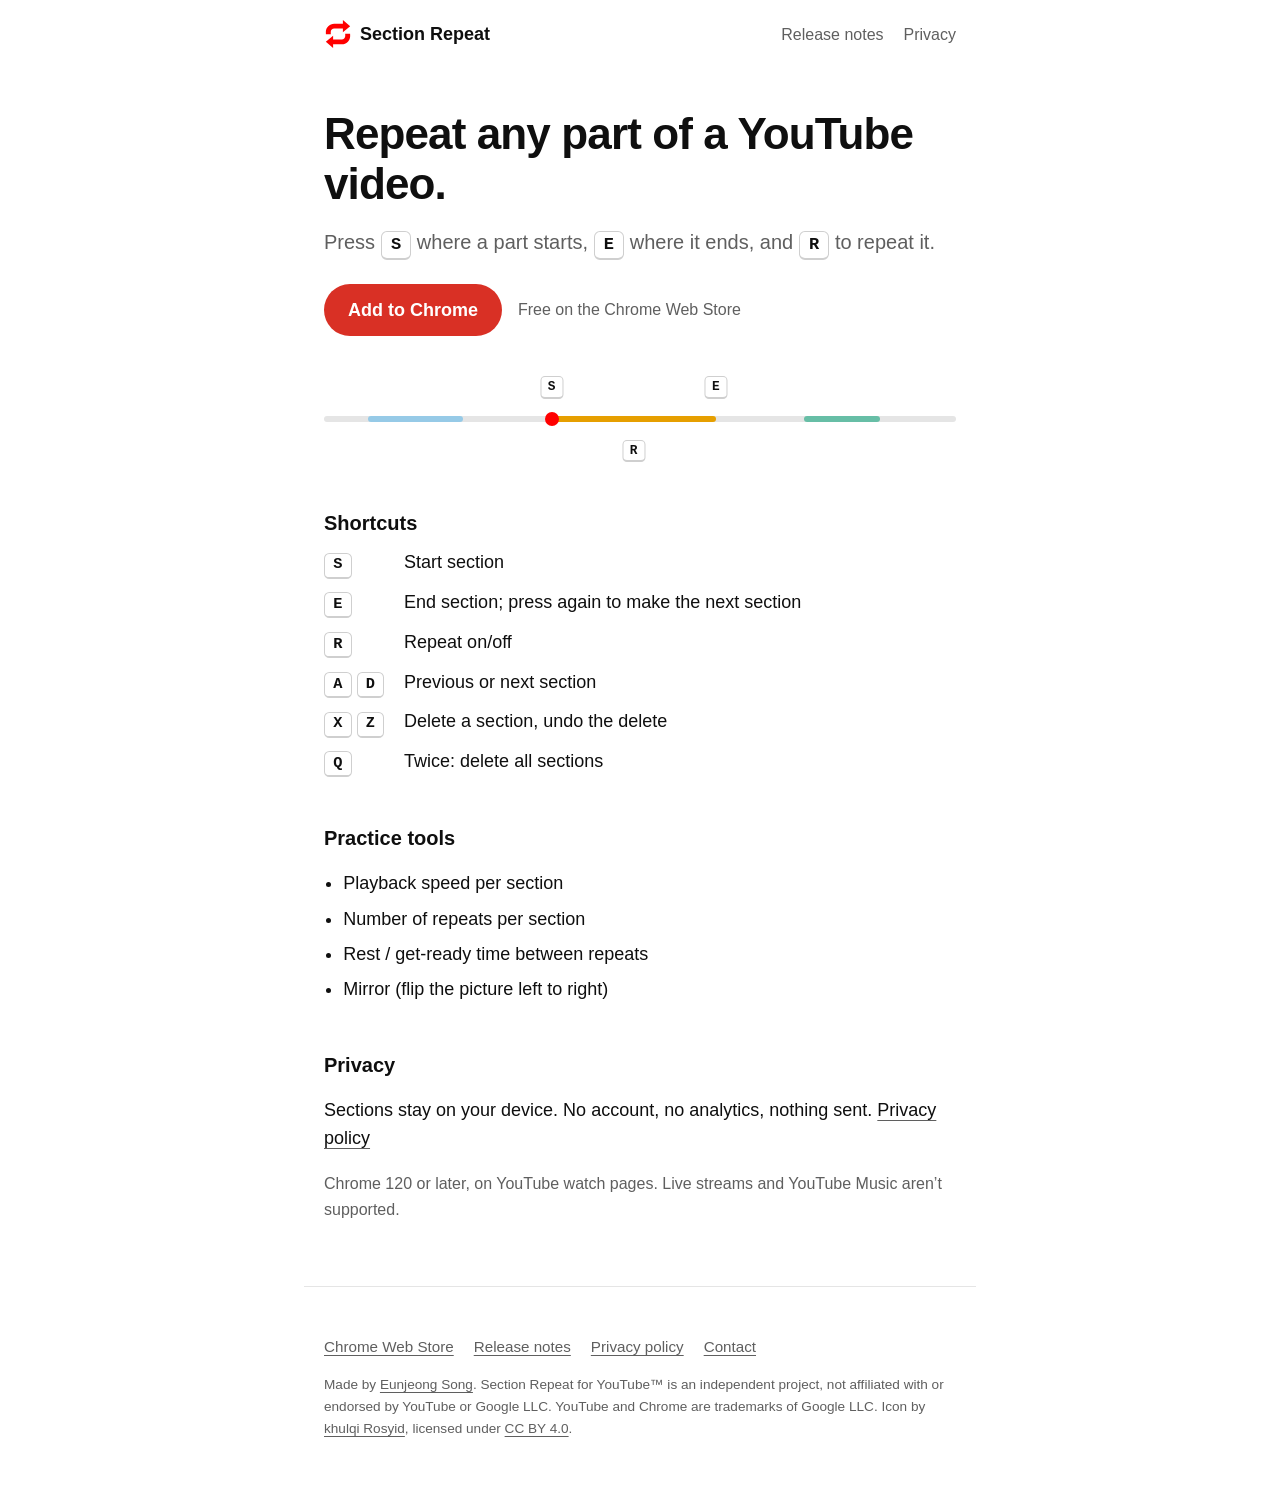
<file: index.html>
<!doctype html>
<html lang="en">
<head>
<meta charset="utf-8">
<meta name="viewport" content="width=device-width, initial-scale=1">
<title>Section Repeat for YouTube™ – A-B repeat from your keyboard</title>
<meta name="description" content="Repeat any part of a YouTube video: press S where it starts, E where it ends and R to repeat. A free Chrome extension for practice.">
<link rel="canonical" href="https://sectionrepeat.com/">
<meta property="og:type" content="website">
<meta property="og:site_name" content="Section Repeat for YouTube™">
<meta property="og:title" content="Section Repeat for YouTube™ – A-B repeat from your keyboard">
<meta property="og:description" content="Repeat any part of a YouTube video: press S where it starts, E where it ends and R to repeat. A free Chrome extension for practice.">
<meta property="og:url" content="https://sectionrepeat.com/">
<meta property="og:image" content="https://sectionrepeat.com/assets/og-image.png">
<meta property="og:image:width" content="1200">
<meta property="og:image:height" content="630">
<meta property="og:image:alt" content="Section Repeat">
<meta name="twitter:card" content="summary_large_image">
<meta name="theme-color" content="#ffffff" media="(prefers-color-scheme: light)">
<meta name="theme-color" content="#0f0f0f" media="(prefers-color-scheme: dark)">
<link rel="icon" href="/favicon.ico" sizes="32x32">
<link rel="icon" href="/favicon.svg" type="image/svg+xml">
<link rel="apple-touch-icon" href="/apple-touch-icon.png">
<link rel="manifest" href="/site.webmanifest">
<link rel="stylesheet" href="/assets/site.css">
<script type="application/ld+json">{"@context":"https://schema.org","@type":"SoftwareApplication","name":"Section Repeat for YouTube","description":"Loop any part of a YouTube video with A-B repeat. Set each section's speed, repeats and rest to practice languages, dance or music.","applicationCategory":"BrowserApplication","operatingSystem":"Chrome","inLanguage":"en","url":"https://sectionrepeat.com/","offers":{"@type":"Offer","price":"0","priceCurrency":"USD"}}</script>
</head>
<body>
<a class="skip" href="#content">Skip to content</a>
<header class="wrap site-header">
  <a class="brand" href="/" aria-current="page"><img src="/favicon.svg" alt="" width="28" height="28">Section Repeat</a>
  <nav aria-label="Site">
    <a href="/release-notes/">Release notes</a>
    <a href="/privacy/">Privacy</a>
  </nav>
</header>
<main id="content" class="wrap">
<h1>Repeat any part of a YouTube video.</h1>
<p class="lead">Press <kbd>S</kbd> where a part starts, <kbd>E</kbd> where it ends, and <kbd>R</kbd> to repeat it.</p>
<p class="get"><a class="button" href="https://chromewebstore.google.com/detail/section-repeat-for-youtub/pppgnfkfeciopablcbkjdohiknebahkc">Add to Chrome</a><span class="get-note">Free on the Chrome Web Store</span></p>
<div class="demo" aria-hidden="true">
  <div class="bar">
    <span class="sec" style="--from: 7%; --to: 22%; --c: var(--c2)"></span>
    <span class="sec is-active" style="--from: 36%; --to: 62%; --c: var(--c1)"><span class="head"></span></span>
    <span class="sec" style="--from: 76%; --to: 88%; --c: var(--c3)"></span>
  </div>
  <kbd class="cue above" style="--at: 36%">S</kbd>
  <kbd class="cue above" style="--at: 62%">E</kbd>
  <kbd class="cue below" style="--at: 49%">R</kbd>
</div>

<h2>Shortcuts</h2>
<dl class="keys">
  <dt><kbd>S</kbd></dt><dd>Start section</dd>
  <dt><kbd>E</kbd></dt><dd>End section; press again to make the next section</dd>
  <dt><kbd>R</kbd></dt><dd>Repeat on/off</dd>
  <dt><kbd>A</kbd> <kbd>D</kbd></dt><dd>Previous or next section</dd>
  <dt><kbd>X</kbd> <kbd>Z</kbd></dt><dd>Delete a section, undo the delete</dd>
  <dt><kbd>Q</kbd></dt><dd>Twice: delete all sections</dd>
</dl>

<h2>Practice tools</h2>
<ul class="facts">
  <li>Playback speed per section</li>
  <li>Number of repeats per section</li>
  <li>Rest / get-ready time between repeats</li>
  <li>Mirror (flip the picture left to right)</li>
</ul>

<h2>Privacy</h2>
<p>Sections stay on your device. No account, no analytics, nothing sent. <a href="/privacy/">Privacy policy</a></p>
<p class="note">Chrome 120 or later, on YouTube watch pages. Live streams and YouTube Music aren’t supported.</p>
</main>
<footer class="wrap site-footer">
  <p class="links">
    <a href="https://chromewebstore.google.com/detail/section-repeat-for-youtub/pppgnfkfeciopablcbkjdohiknebahkc">Chrome Web Store</a>
    <a href="/release-notes/">Release notes</a>
    <a href="/privacy/">Privacy policy</a>
    <a href="https://tally.so/r/mDLBkj">Contact</a>
  </p>
  <p class="fine">Made by <a href="https://songej.com">Eunjeong Song</a>. Section Repeat for YouTube&trade; is an independent project, not affiliated with or endorsed by YouTube or Google LLC. YouTube and Chrome are trademarks of Google LLC. Icon by <a href="https://www.iconfinder.com/iconfinder/khulqi-rosyid">khulqi Rosyid</a>, licensed under <a href="https://creativecommons.org/licenses/by/4.0/">CC BY 4.0</a>.</p>
</footer>
</body>
</html>
</file>
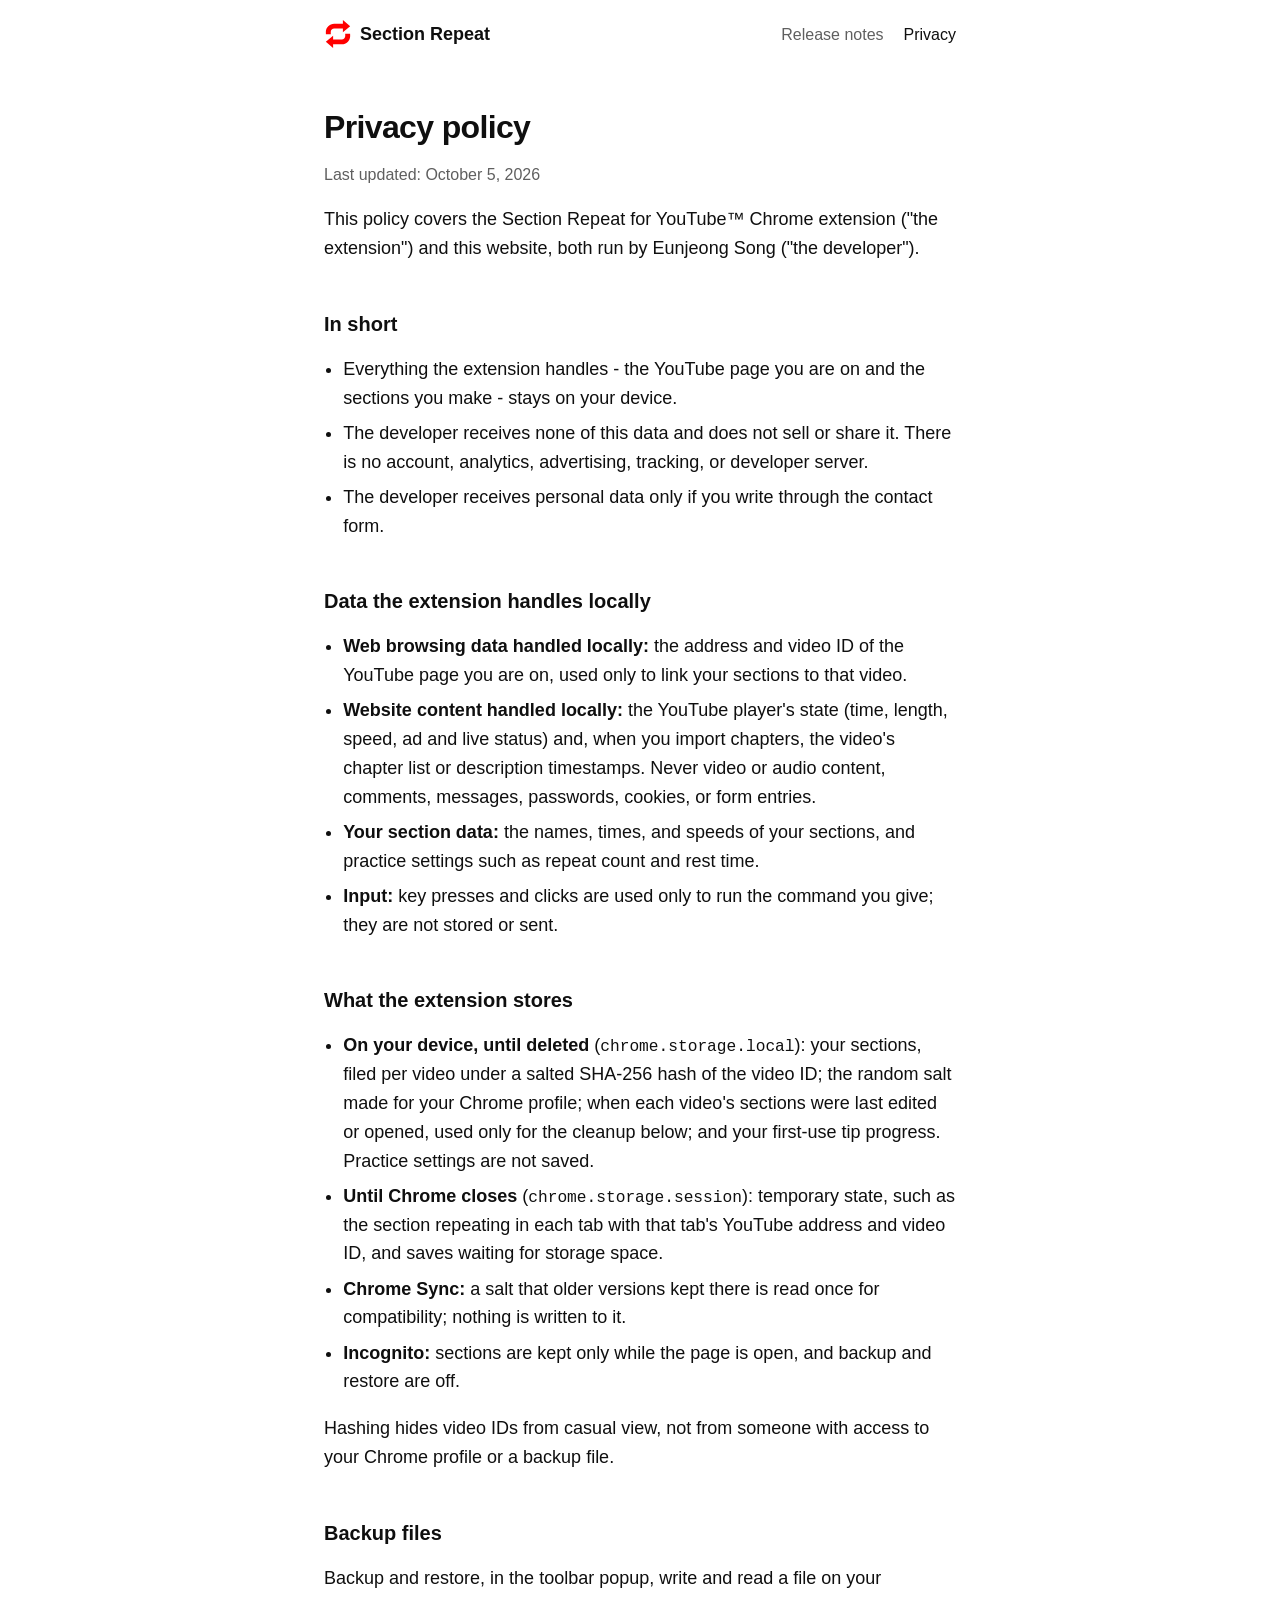
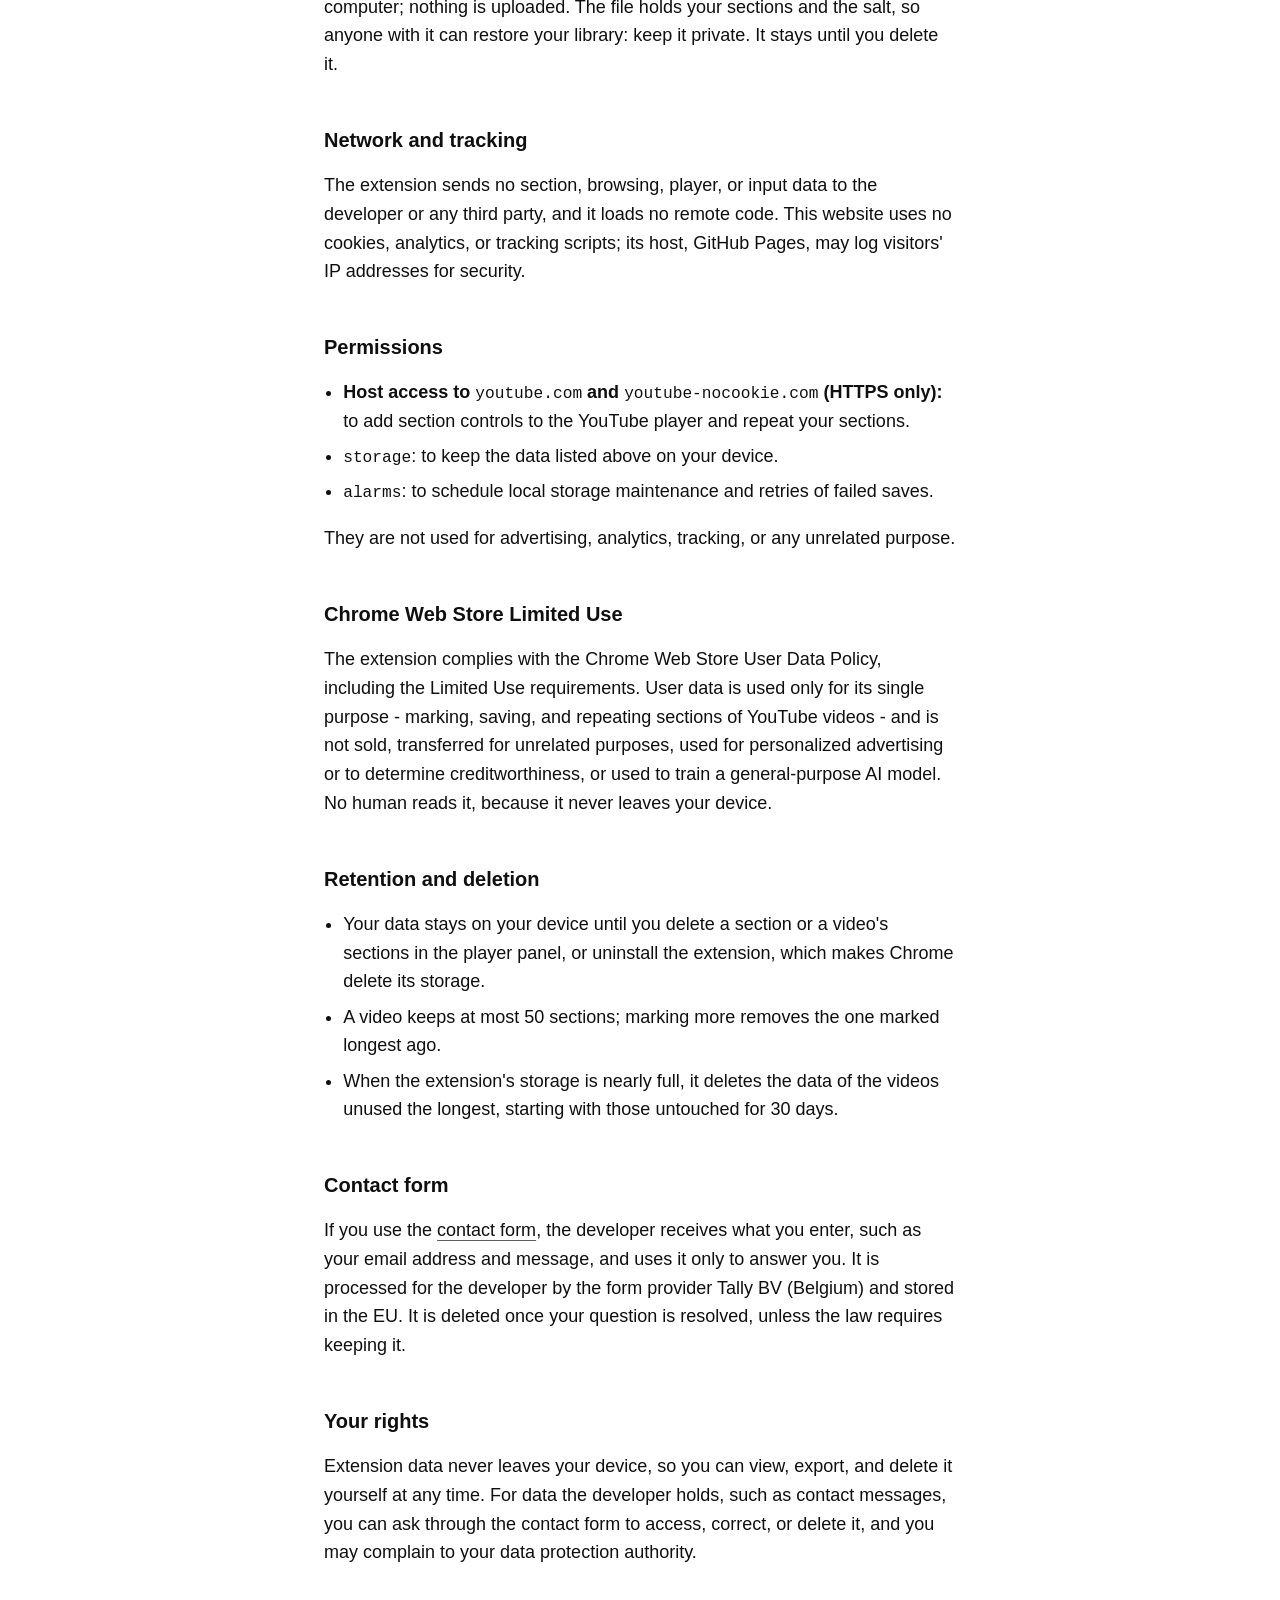
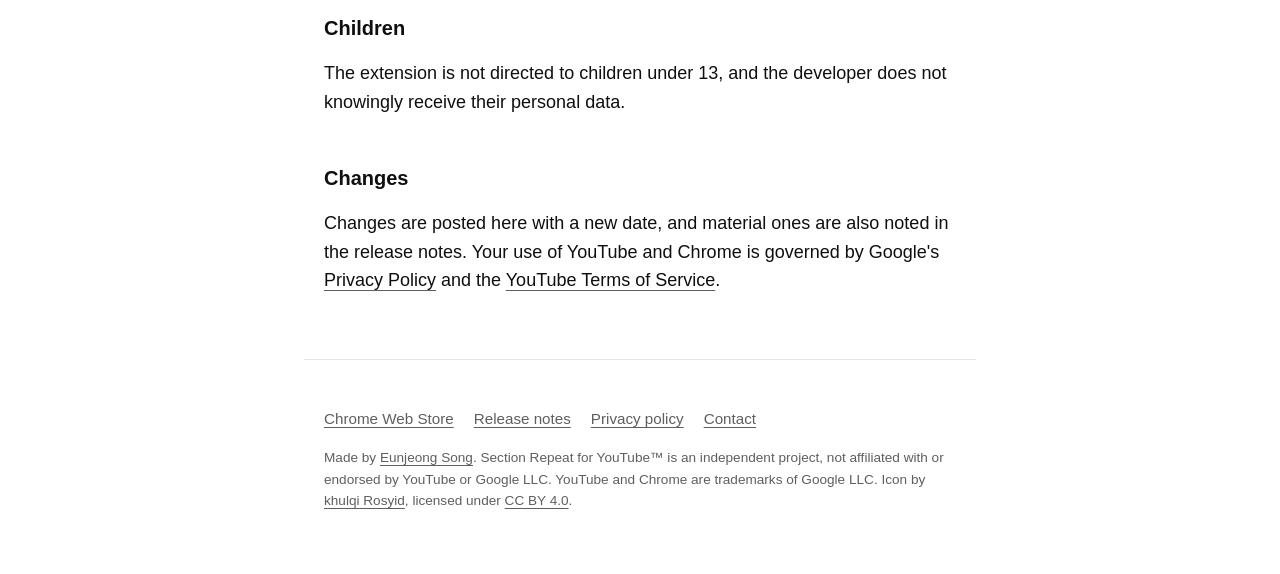
<file: privacy/index.html>
<!doctype html>
<html lang="en">
<head>
<meta charset="utf-8">
<meta name="viewport" content="width=device-width, initial-scale=1">
<title>Privacy policy – Section Repeat for YouTube</title>
<meta name="description" content="How Section Repeat for YouTube handles your data: everything stays in your browser.">
<link rel="canonical" href="https://sectionrepeat.com/privacy/">
<meta property="og:type" content="website">
<meta property="og:site_name" content="Section Repeat for YouTube™">
<meta property="og:title" content="Privacy policy – Section Repeat for YouTube">
<meta property="og:description" content="How Section Repeat for YouTube handles your data: everything stays in your browser.">
<meta property="og:url" content="https://sectionrepeat.com/privacy/">
<meta property="og:image" content="https://sectionrepeat.com/assets/og-image.png">
<meta property="og:image:width" content="1200">
<meta property="og:image:height" content="630">
<meta property="og:image:alt" content="Section Repeat">
<meta name="twitter:card" content="summary_large_image">
<meta name="theme-color" content="#ffffff" media="(prefers-color-scheme: light)">
<meta name="theme-color" content="#0f0f0f" media="(prefers-color-scheme: dark)">
<link rel="icon" href="/favicon.ico" sizes="32x32">
<link rel="icon" href="/favicon.svg" type="image/svg+xml">
<link rel="apple-touch-icon" href="/apple-touch-icon.png">
<link rel="manifest" href="/site.webmanifest">
<link rel="stylesheet" href="/assets/site.css">
</head>
<body>
<a class="skip" href="#content">Skip to content</a>
<header class="wrap site-header">
  <a class="brand" href="/"><img src="/favicon.svg" alt="" width="28" height="28">Section Repeat</a>
  <nav aria-label="Site">
    <a href="/release-notes/">Release notes</a>
    <a href="/privacy/" aria-current="page">Privacy</a>
  </nav>
</header>
<main id="content" class="wrap prose">
<h1>Privacy policy</h1>
<p class="meta">Last updated: October 5, 2026</p>
<p>This policy covers the Section Repeat for YouTube™ Chrome extension (&quot;the extension&quot;) and this website, both run by Eunjeong Song (&quot;the developer&quot;).</p>
<h2>In short</h2>
<ul>
  <li>Everything the extension handles - the YouTube page you are on and the sections you make - stays on your device.</li>
  <li>The developer receives none of this data and does not sell or share it. There is no account, analytics, advertising, tracking, or developer server.</li>
  <li>The developer receives personal data only if you write through the contact form.</li>
</ul>
<h2>Data the extension handles locally</h2>
<ul>
  <li><strong>Web browsing data handled locally:</strong> the address and video ID of the YouTube page you are on, used only to link your sections to that video.</li>
  <li><strong>Website content handled locally:</strong> the YouTube player's state (time, length, speed, ad and live status) and, when you import chapters, the video's chapter list or description timestamps. Never video or audio content, comments, messages, passwords, cookies, or form entries.</li>
  <li><strong>Your section data:</strong> the names, times, and speeds of your sections, and practice settings such as repeat count and rest time.</li>
  <li><strong>Input:</strong> key presses and clicks are used only to run the command you give; they are not stored or sent.</li>
</ul>
<h2>What the extension stores</h2>
<ul>
  <li><strong>On your device, until deleted</strong> (<code>chrome.storage.local</code>): your sections, filed per video under a salted SHA-256 hash of the video ID; the random salt made for your Chrome profile; when each video's sections were last edited or opened, used only for the cleanup below; and your first-use tip progress. Practice settings are not saved.</li>
  <li><strong>Until Chrome closes</strong> (<code>chrome.storage.session</code>): temporary state, such as the section repeating in each tab with that tab's YouTube address and video ID, and saves waiting for storage space.</li>
  <li><strong>Chrome Sync:</strong> a salt that older versions kept there is read once for compatibility; nothing is written to it.</li>
  <li><strong>Incognito:</strong> sections are kept only while the page is open, and backup and restore are off.</li>
</ul>
<p>Hashing hides video IDs from casual view, not from someone with access to your Chrome profile or a backup file.</p>
<h2>Backup files</h2>
<p>Backup and restore, in the toolbar popup, write and read a file on your computer; nothing is uploaded. The file holds your sections and the salt, so anyone with it can restore your library: keep it private. It stays until you delete it.</p>
<h2>Network and tracking</h2>
<p>The extension sends no section, browsing, player, or input data to the developer or any third party, and it loads no remote code. This website uses no cookies, analytics, or tracking scripts; its host, GitHub Pages, may log visitors' IP addresses for security.</p>
<h2>Permissions</h2>
<ul>
  <li><strong>Host access to <code>youtube.com</code> and <code>youtube-nocookie.com</code> (HTTPS only):</strong> to add section controls to the YouTube player and repeat your sections.</li>
  <li><code>storage</code>: to keep the data listed above on your device.</li>
  <li><code>alarms</code>: to schedule local storage maintenance and retries of failed saves.</li>
</ul>
<p>They are not used for advertising, analytics, tracking, or any unrelated purpose.</p>
<h2>Chrome Web Store Limited Use</h2>
<p>The extension complies with the Chrome Web Store User Data Policy, including the Limited Use requirements. User data is used only for its single purpose - marking, saving, and repeating sections of YouTube videos - and is not sold, transferred for unrelated purposes, used for personalized advertising or to determine creditworthiness, or used to train a general-purpose AI model. No human reads it, because it never leaves your device.</p>
<h2>Retention and deletion</h2>
<ul>
  <li>Your data stays on your device until you delete a section or a video's sections in the player panel, or uninstall the extension, which makes Chrome delete its storage.</li>
  <li>A video keeps at most 50 sections; marking more removes the one marked longest ago.</li>
  <li>When the extension's storage is nearly full, it deletes the data of the videos unused the longest, starting with those untouched for 30 days.</li>
</ul>
<h2>Contact form</h2>
<p>If you use the <a href="https://tally.so/r/mDLBkj" rel="noopener">contact form</a>, the developer receives what you enter, such as your email address and message, and uses it only to answer you. It is processed for the developer by the form provider Tally BV (Belgium) and stored in the EU. It is deleted once your question is resolved, unless the law requires keeping it.</p>
<h2>Your rights</h2>
<p>Extension data never leaves your device, so you can view, export, and delete it yourself at any time. For data the developer holds, such as contact messages, you can ask through the contact form to access, correct, or delete it, and you may complain to your data protection authority.</p>
<h2>Children</h2>
<p>The extension is not directed to children under 13, and the developer does not knowingly receive their personal data.</p>
<h2>Changes</h2>
<p>Changes are posted here with a new date, and material ones are also noted in the release notes. Your use of YouTube and Chrome is governed by Google's <a href="https://policies.google.com/privacy" rel="noopener">Privacy Policy</a> and the <a href="https://www.youtube.com/t/terms" rel="noopener">YouTube Terms of Service</a>.</p>
</main>
<footer class="wrap site-footer">
  <p class="links">
    <a href="https://chromewebstore.google.com/detail/section-repeat-for-youtub/pppgnfkfeciopablcbkjdohiknebahkc">Chrome Web Store</a>
    <a href="/release-notes/">Release notes</a>
    <a href="/privacy/">Privacy policy</a>
    <a href="https://tally.so/r/mDLBkj">Contact</a>
  </p>
  <p class="fine">Made by <a href="https://songej.com">Eunjeong Song</a>. Section Repeat for YouTube&trade; is an independent project, not affiliated with or endorsed by YouTube or Google LLC. YouTube and Chrome are trademarks of Google LLC. Icon by <a href="https://www.iconfinder.com/iconfinder/khulqi-rosyid">khulqi Rosyid</a>, licensed under <a href="https://creativecommons.org/licenses/by/4.0/">CC BY 4.0</a>.</p>
</footer>
</body>
</html>
</file>
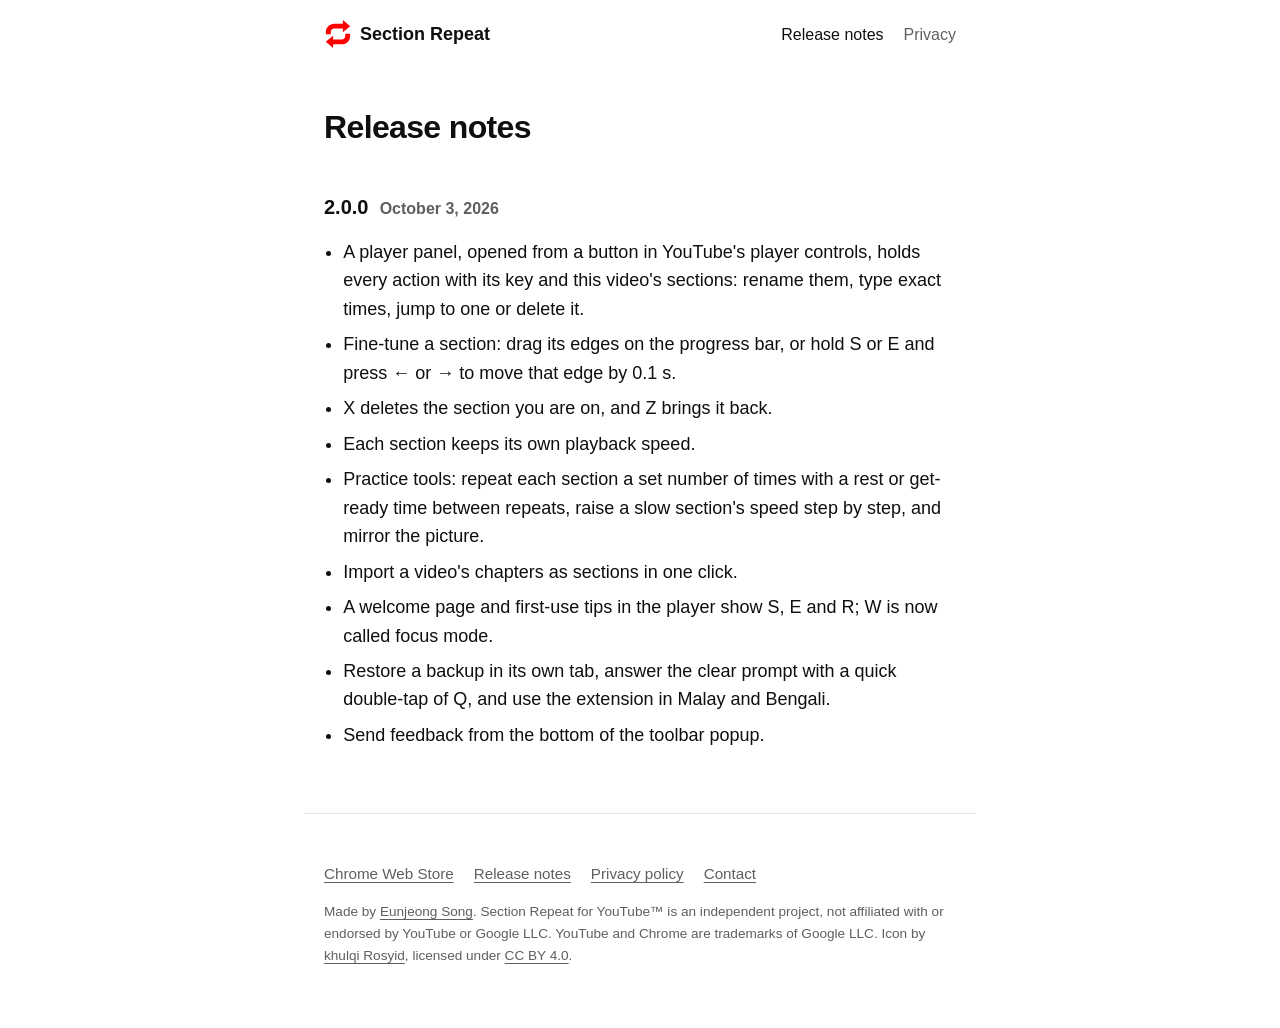
<file: release-notes/index.html>
<!doctype html>
<html lang="en">
<head>
<meta charset="utf-8">
<meta name="viewport" content="width=device-width, initial-scale=1">
<title>Release notes - Section Repeat for YouTube</title>
<meta name="description" content="User-facing release notes for Section Repeat for YouTube.">
<link rel="canonical" href="https://sectionrepeat.com/release-notes/">
<meta property="og:type" content="website">
<meta property="og:site_name" content="Section Repeat for YouTube™">
<meta property="og:title" content="Release notes - Section Repeat for YouTube">
<meta property="og:description" content="User-facing release notes for Section Repeat for YouTube.">
<meta property="og:url" content="https://sectionrepeat.com/release-notes/">
<meta property="og:image" content="https://sectionrepeat.com/assets/og-image.png">
<meta property="og:image:width" content="1200">
<meta property="og:image:height" content="630">
<meta property="og:image:alt" content="Section Repeat">
<meta name="twitter:card" content="summary_large_image">
<meta name="theme-color" content="#ffffff" media="(prefers-color-scheme: light)">
<meta name="theme-color" content="#0f0f0f" media="(prefers-color-scheme: dark)">
<link rel="icon" href="/favicon.ico" sizes="32x32">
<link rel="icon" href="/favicon.svg" type="image/svg+xml">
<link rel="apple-touch-icon" href="/apple-touch-icon.png">
<link rel="manifest" href="/site.webmanifest">
<link rel="stylesheet" href="/assets/site.css">
</head>
<body>
<a class="skip" href="#content">Skip to content</a>
<header class="wrap site-header">
  <a class="brand" href="/"><img src="/favicon.svg" alt="" width="28" height="28">Section Repeat</a>
  <nav aria-label="Site">
    <a href="/release-notes/" aria-current="page">Release notes</a>
    <a href="/privacy/">Privacy</a>
  </nav>
</header>
<main id="content" class="wrap prose release">
<h1>Release notes</h1>

<h2 id="v2-0-0"><span>2.0.0</span> <time class="release-date" datetime="2026-10-03">October 3, 2026</time></h2>
<ul>
  <li>A player panel, opened from a button in YouTube's player controls, holds every action with its key and this video's sections: rename them, type exact times, jump to one or delete it.</li>
  <li>Fine-tune a section: drag its edges on the progress bar, or hold S or E and press ← or → to move that edge by 0.1 s.</li>
  <li>X deletes the section you are on, and Z brings it back.</li>
  <li>Each section keeps its own playback speed.</li>
  <li>Practice tools: repeat each section a set number of times with a rest or get-ready time between repeats, raise a slow section's speed step by step, and mirror the picture.</li>
  <li>Import a video's chapters as sections in one click.</li>
  <li>A welcome page and first-use tips in the player show S, E and R; W is now called focus mode.</li>
  <li>Restore a backup in its own tab, answer the clear prompt with a quick double-tap of Q, and use the extension in Malay and Bengali.</li>
  <li>Send feedback from the bottom of the toolbar popup.</li>
</ul>
</main>
<footer class="wrap site-footer">
  <p class="links">
    <a href="https://chromewebstore.google.com/detail/section-repeat-for-youtub/pppgnfkfeciopablcbkjdohiknebahkc">Chrome Web Store</a>
    <a href="/release-notes/">Release notes</a>
    <a href="/privacy/">Privacy policy</a>
    <a href="https://tally.so/r/mDLBkj">Contact</a>
  </p>
  <p class="fine">Made by <a href="https://songej.com">Eunjeong Song</a>. Section Repeat for YouTube&trade; is an independent project, not affiliated with or endorsed by YouTube or Google LLC. YouTube and Chrome are trademarks of Google LLC. Icon by <a href="https://www.iconfinder.com/iconfinder/khulqi-rosyid">khulqi Rosyid</a>, licensed under <a href="https://creativecommons.org/licenses/by/4.0/">CC BY 4.0</a>.</p>
</footer>
</body>
</html>
</file>
<file: assets/site.css>
/* sectionrepeat.com - one stylesheet, system fonts, no scripts. */
:root {
  color-scheme: light dark;
  --paper: #ffffff;
  --ink: #0f0f0f;
  --muted: #5f5f5f;
  --rule: #e5e5e5;
  --track: #e5e5e5;
  --red: #ff0000;
  /* The UI red the extension's own pages use (brand/README.md). */
  --button: #d93025;
  --button-hover: #b3261e;
  --key: #ffffff;
  --key-edge: #cfcfcf;
  /* The extension's own section colors (Okabe-Ito). */
  --c1: #e69f00;
  --c2: #56b4e9;
  --c3: #009e73;
  font-family: -apple-system, BlinkMacSystemFont, "Segoe UI", Roboto, sans-serif;
}

@media (prefers-color-scheme: dark) {
  :root {
    --paper: #0f0f0f;
    --ink: #f1f1f1;
    --muted: #aaaaaa;
    --rule: #2e2e2e;
    --track: #3a3a3a;
    --key: #1f1f1f;
    --key-edge: #474747;
  }
}

* { box-sizing: border-box; }
body { margin: 0; background: var(--paper); color: var(--ink); font-size: 1.125rem; line-height: 1.6; }
.wrap { max-width: 42rem; margin-inline: auto; padding-inline: 1.25rem; }
a { color: inherit; text-decoration-color: var(--muted); text-underline-offset: 0.2em; }
a:hover { text-decoration-color: currentColor; }
:focus-visible { outline: 2px solid #1a73e8; outline-offset: 2px; border-radius: 2px; }
.skip { position: absolute; left: -999px; }
.skip:focus { left: 1rem; top: 1rem; padding: 0.5rem 1rem; background: var(--paper); }

.site-header { display: flex; align-items: center; justify-content: space-between; gap: 1rem; padding-block: 1.25rem; }
.brand { display: inline-flex; align-items: center; gap: 0.5rem; font-weight: 600; text-decoration: none; }
.site-header nav { display: flex; gap: 1.25rem; font-size: 1rem; }
.site-header nav a { color: var(--muted); text-decoration: none; }
.brand, .site-header nav a { white-space: nowrap; }
.site-header nav a:hover, .site-header nav a[aria-current="page"] { color: var(--ink); }

h1 { margin: 2.5rem 0 1rem; font-size: clamp(2rem, 6vw, 2.75rem); line-height: 1.15; letter-spacing: -0.02em; }
h2 { margin: 3rem 0 0.75rem; font-size: 1.25rem; line-height: 1.3; }
.prose h1 { font-size: 2rem; }
.lead { margin: 0 0 1.5rem; font-size: 1.25rem; color: var(--muted); }
.meta, .note, .release-date { color: var(--muted); font-size: 1rem; }
.release h2 { display: flex; flex-wrap: wrap; align-items: baseline; gap: 0.45rem 0.7rem; }

kbd {
  display: inline-block;
  min-width: 1.8em;
  padding: 0.05em 0.45em;
  font: 600 0.85em/1.4 ui-monospace, SFMono-Regular, Consolas, monospace;
  text-align: center;
  color: var(--ink);
  background: var(--key);
  border: 1px solid var(--key-edge);
  border-bottom-width: 2px;
  border-radius: 0.35em;
}
code { font: 0.9em ui-monospace, SFMono-Regular, Consolas, monospace; }

.get { display: flex; flex-wrap: wrap; align-items: center; gap: 0.75rem 1rem; }
.button { display: inline-block; padding: 0.75rem 1.5rem; font-weight: 600; color: #ffffff; text-decoration: none; background: var(--button); border-radius: 999px; }
.button:hover { background: var(--button-hover); }
.get-note { font-size: 1rem; color: var(--muted); }

/* The product in one look: a progress bar, a marked part, the keys that made it. */
.demo { position: relative; margin: 2.5rem 0 1rem; padding-block: 2.5rem; }
.bar { position: relative; height: 6px; background: var(--track); border-radius: 3px; }
.sec { position: absolute; inset-block: 0; left: var(--from); width: calc(var(--to) - var(--from)); background: var(--c); border-radius: 3px; opacity: 0.55; }
.sec.is-active { opacity: 1; }
.head { position: absolute; top: 50%; width: 14px; height: 14px; margin: -7px 0 0 -7px; background: var(--red); border-radius: 50%; animation: play 3s linear infinite; }
@keyframes play { from { left: 0; } to { left: 100%; } }
.cue { position: absolute; left: var(--at); transform: translateX(-50%); font-size: 0.8rem; }
.cue.above { top: 0; }
.cue.below { bottom: 0; }

.keys { display: grid; grid-template-columns: max-content 1fr; gap: 0.6rem 1.25rem; margin: 0; }
.keys dt { white-space: nowrap; }
.keys dd { margin: 0; }
.facts, .prose ul { padding-left: 1.2rem; }
.facts li + li, .prose li + li { margin-top: 0.4rem; }

.site-footer { margin-top: 4rem; padding-block: 2rem 3rem; font-size: 0.95rem; color: var(--muted); border-top: 1px solid var(--rule); }
.links { display: flex; flex-wrap: wrap; gap: 0.5rem 1.25rem; }
.fine { font-size: 0.85rem; }

@media (max-width: 420px) {
  .site-header nav { gap: 0.9rem; font-size: 0.95rem; }
}

@media (prefers-reduced-motion: reduce) {
  .head { left: 45%; animation: none; }
}
</file>
